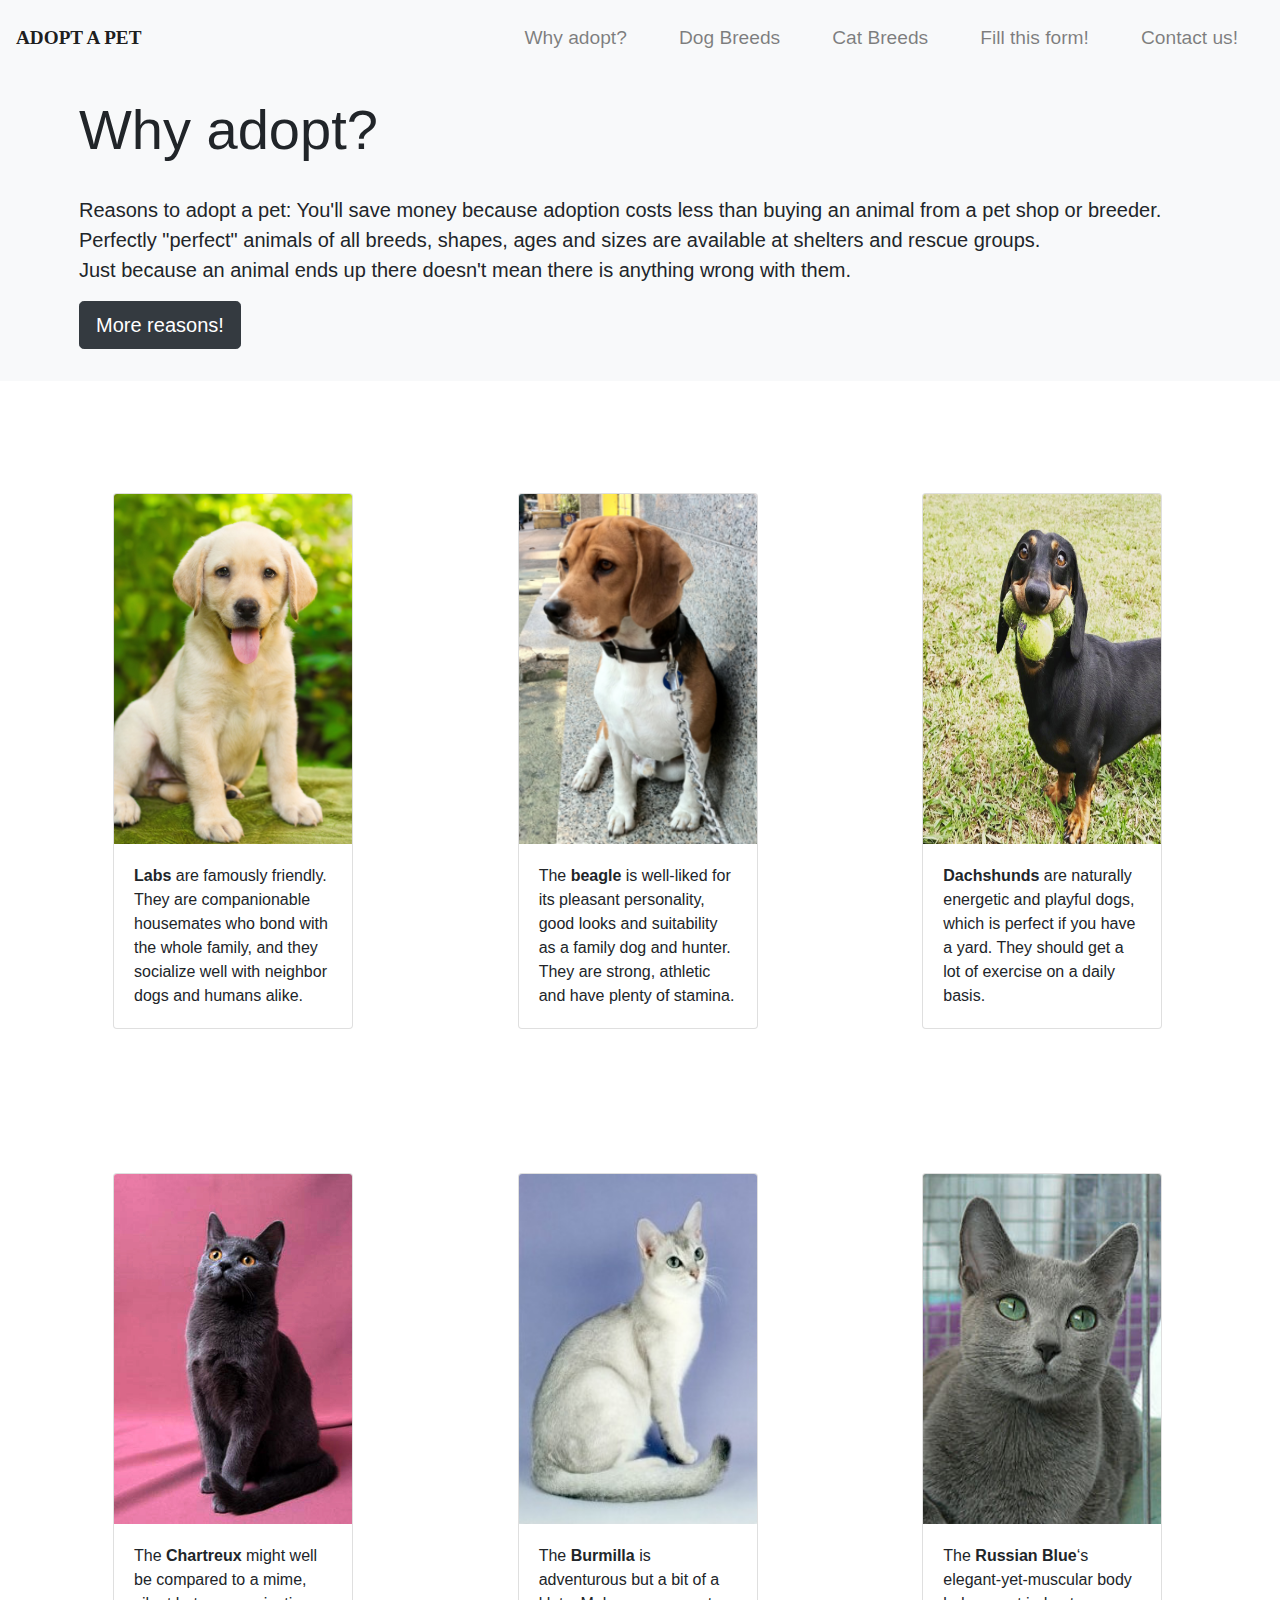
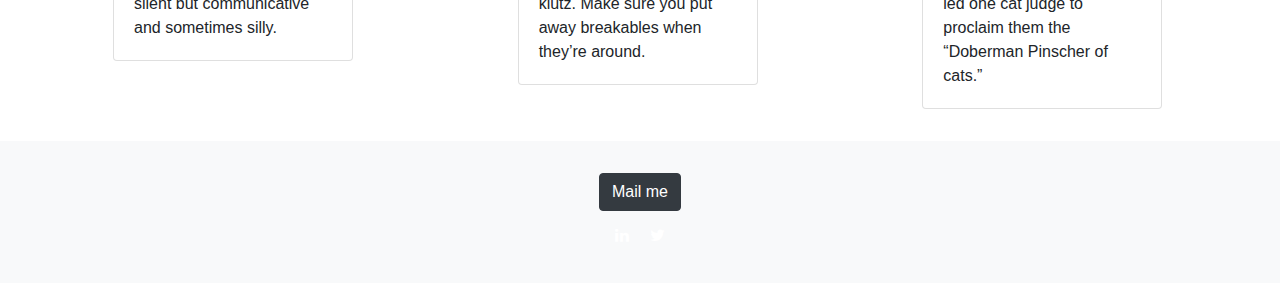
<file: index.html>
<!DOCTYPE html>
<html lang="en" dir="ltr">
  <head>
    <meta charset="utf-8">
      <link rel="stylesheet" href="https://stackpath.bootstrapcdn.com/bootstrap/4.3.1/css/bootstrap.min.css" integrity="sha384-ggOyR0iXCbMQv3Xipma34MD+dH/1fQ784/j6cY/iJTQUOhcWr7x9JvoRxT2MZw1T" crossorigin="anonymous">
<link rel="stylesheet" href="https://cdnjs.cloudflare.com/ajax/libs/font-awesome/4.7.0/css/font-awesome.min.css">
<link rel="shortcut icon" href="paw.png">
  <link rel="stylesheet" href="style.css">
    <title>Adopt a Pet</title>
  </head>
  <body>
    <section id="title">
      <div class="container-fluid">

<nav class="navbar navbar-expand-lg navbar-light bg-light fixed-top">
  <a class="navbar-brand" href="#">ADOPT A PET</a>
      <button class="navbar-toggler" type="button" data-toggle="collapse" data-target="#navbarSupportedContent" aria-controls="navbarSupportedContent" aria-expanded="false" aria-label="Toggle navigation">
    <span class="navbar-toggler-icon"></span>

  </button>
    <div class="collapse navbar-collapse" id="navbarSupportedContent">
        <ul class="navbar-nav ml-auto">
        <li class="nav-item">  <a class="nav-link" href="#whyadopt"> Why adopt? </a> </li>

        <li class="nav-item">  <a class="nav-link" href="#dogs"> Dog Breeds </a>  </li>
      <li class="nav-item">  <a class="nav-link" href="#cats"> Cat Breeds </a>  </li>
      <li class="nav-item">  <a class="nav-link" href="quiz.html"> Fill this form! </a>  </li>
    <li class="nav-item">  <a class="nav-link" href="#contact"> Contact us! </a> </ul>
</div></div>
</section>

<section id="whyadopt">
  <div class="container-fluid">
    <h1 class="display-4"><b>Why adopt?</b></h1><br>
    <p class="lead">Reasons to adopt a pet: You'll save money because adoption costs less than buying an animal from a pet shop or breeder. <br>
      Perfectly "perfect" animals of all breeds, shapes, ages and sizes are available at shelters and rescue groups. <br>
      Just because an animal ends up there doesn't mean there is anything wrong with them.</p>
    <a class="btn btn-dark btn-lg" href="https://resources.bestfriends.org/article/reasons-adopt-pet" role="button">More reasons!</a>
  </div>
</section>

<section id="dogs">
  <div class="row">
        <div class=" breeds col-lg-4">
          <div class="card" style="width: 15rem;">
            <img src="lab.jpg" class="card-img-top" alt="..." width="100rem" height="350rem">
            <div class="card-body">
              <p class="card-text"><b>Labs</b> are famously friendly. They are companionable housemates who bond with the whole family, and they socialize well with neighbor dogs and humans alike. </p>
          </div>
        </div>
        </div>
        <div class="breeds col-lg-4">
          <div class="card" style="width: 15rem;">
            <img src="beagle.png" class="card-img-top" alt="..." width="100rem" height="350rem">
            <div class="card-body">
              <p class="card-text">The <b>beagle</b> is well-liked for its pleasant personality, good looks and suitability as a family dog and hunter.
                They are strong, athletic and have plenty of stamina.</p>
            </div>
          </div>
        </div>
        <div class="breeds col-lg-4">
          <div class="card" style="width: 15rem;">
            <img src="dach.jpg" class="card-img-top" alt="..." width="100rem" height="350rem">
            <div class="card-body">
              <p class="card-text"><b>Dachshunds</b> are naturally energetic and playful dogs, which is perfect if you have a yard.
                They should get a lot of exercise on a daily basis.</p>
            </div>
          </div>
        </div>
</div> </section>


<section id="cats">
    <div class="row">
              <div class=" breeds col-lg-4">
                <div class="card" style="width: 15rem;">
                  <img src="chart.jpg" class="card-img-top" alt="..." width="100rem" height="350rem">
                  <div class="card-body">
                    <p class="card-text">The <b>Chartreux</b> might well be compared to a mime, silent but communicative and sometimes silly.</p>
                  </div>
                </div>
              </div>
              <div class="breeds col-lg-4">
                <div class="card" style="width: 15rem;">
                  <img src="burmilla.jpg" class="card-img-top" alt="..." width="100rem" height="350rem">
                  <div class="card-body">
                    <p class="card-text">The <b>Burmilla</b> is adventurous but a bit of a klutz. Make sure you put away breakables when they’re around.</p>
                  </div>
                </div>
              </div>
              <div class="breeds col-lg-4">
                <div class="card" style="width: 15rem;">
                  <img src="russian.jpg" class="card-img-top" alt="..." width="100rem" height="350rem">
                  <div class="card-body">
                    <p class="card-text">The <b>Russian Blue</b>‘s elegant-yet-muscular body led one cat judge to proclaim them the “Doberman Pinscher of cats.”</p>
                  </div>
                </div>
              </div>
              </div>
            </section>

  <section id="contact">
    <center>
      <button type="button" class="btn btn-dark"><a href="mailto:maithrisethu@gmail.com"> Mail me </a></button> <br>
    <a href="https://www.linkedin.com/in/danush-a-7b8006157/" class="fa fa-linkedin"></a>
    <a href="https://mobile.twitter.com/danush_barath" class="fa fa-twitter"></a>
</section>
<script src="index.js" type="text/javascript"></script>
  <script src="https://code.jquery.com/jquery-3.3.1.slim.min.js" integrity="sha384-q8i/X+965DzO0rT7abK41JStQIAqVgRVzpbzo5smXKp4YfRvH+8abtTE1Pi6jizo" crossorigin="anonymous"></script>
    <script src="https://cdnjs.cloudflare.com/ajax/libs/popper.js/1.14.7/umd/popper.min.js" integrity="sha384-UO2eT0CpHqdSJQ6hJty5KVphtPhzWj9WO1clHTMGa3JDZwrnQq4sF86dIHNDz0W1" crossorigin="anonymous"></script>
    <script src="https://stackpath.bootstrapcdn.com/bootstrap/4.3.1/js/bootstrap.min.js" integrity="sha384-JjSmVgyd0p3pXB1rRibZUAYoIIy6OrQ6VrjIEaFf/nJGzIxFDsf4x0xIM+B07jRM" crossorigin="anonymous"></script>
  </body>
</html>
</file>
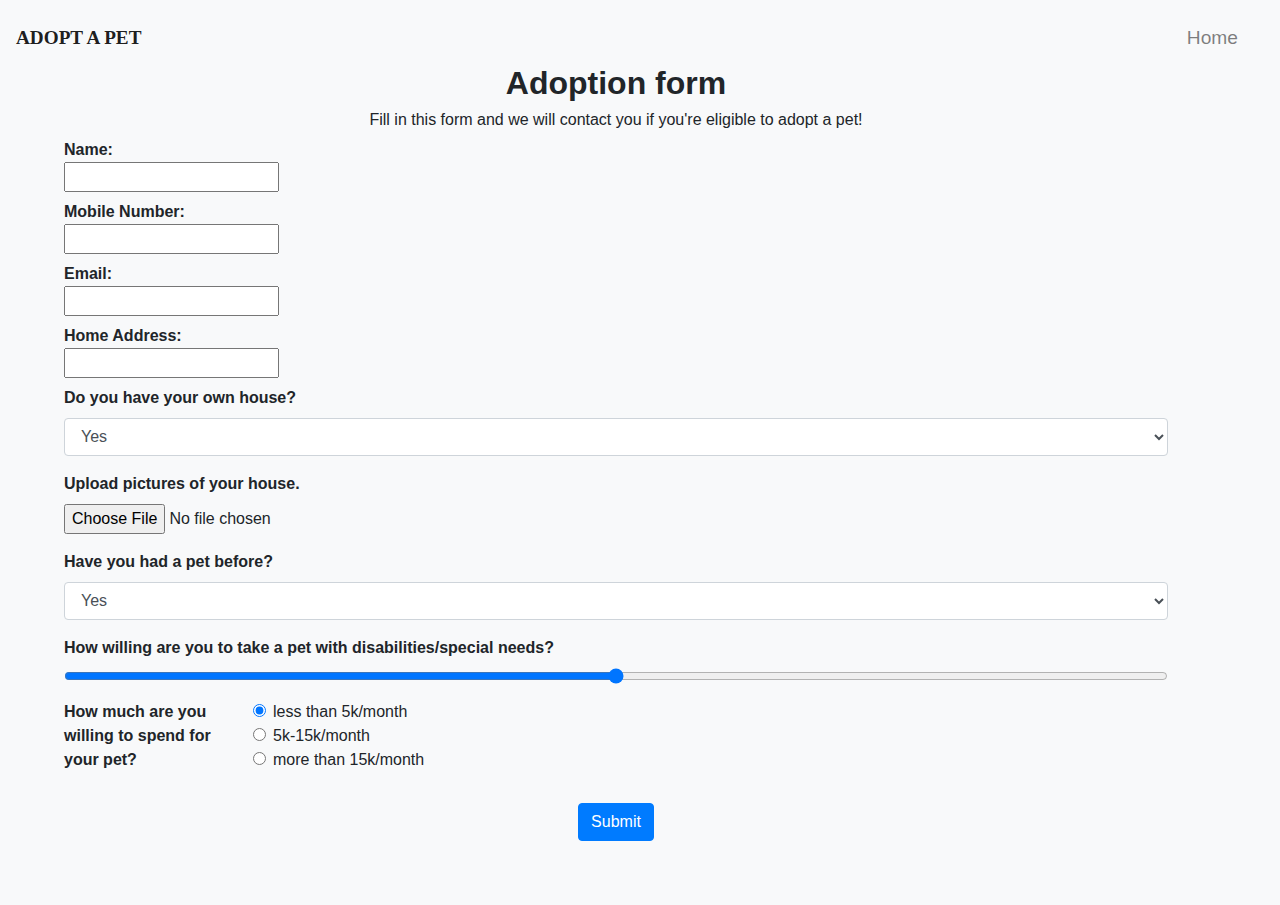
<file: quiz.html>
<!DOCTYPE html>
<html lang="en" dir="ltr">
  <head>
    <meta charset="utf-8">
    <link rel="stylesheet" href="https://stackpath.bootstrapcdn.com/bootstrap/4.4.1/css/bootstrap.min.css" integrity="sha384-Vkoo8x4CGsO3+Hhxv8T/Q5PaXtkKtu6ug5TOeNV6gBiFeWPGFN9MuhOf23Q9Ifjh" crossorigin="anonymous">
    <link rel="shortcut icon" href="quest.png">
    <link rel="stylesheet" href="style.css">
    <title>Form</title>
  </head>
  <body id="quizz">
    <section id="title">
      <div class="container-fluid">

<nav class="navbar navbar-expand-lg navbar-light bg-light fixed-top">
  <a class="navbar-brand" href="#">ADOPT A PET</a>
      <button class="navbar-toggler" type="button" data-toggle="collapse" data-target="#navbarSupportedContent" aria-controls="navbarSupportedContent" aria-expanded="false" aria-label="Toggle navigation">
    <span class="navbar-toggler-icon"></span>

  </button>
    <div class="collapse navbar-collapse" id="navbarSupportedContent">
        <ul class="navbar-nav ml-auto">
        <li class="nav-item">  <a class="nav-link" href="index.html"> Home </a> </li>

     </ul>
</div></div>
</section>
    <section id="form">
      <h2><b><center>Adoption form</center></b></h2>
      <h6><center>Fill in this form and we will contact you if you're eligible to adopt a pet!</center></h6>

    <form action="https://formspree.io/moqjooqz" method="POST">
      <label> <b>Name:</b><br> <input type="text" name="Name"> </label> <br>
      <label><b> Mobile Number:</b><br> <input type="text" name="mobno"> </label> <br>
      <label><b> Email:</b><br> <input type="text" name="email"> </label> <br>
      <label><b> Home Address:</b><br> <input type="text" name="adress"> </label> <br>

<div class="form-group">
    <label for="exampleFormControlSelect1"><b>Do you have your own house?</b></label>
    <select class="form-control" id="exampleFormControlSelect1">
      <option>Yes</option>
      <option>No</option>
    </select>
  </div>


  <div class="form-group">
    <label for="exampleFormControlFile1"><b>Upload pictures of your house.</b></label>
    <input type="file" class="form-control-file" id="exampleFormControlFile1">
  </div>
  <div class="form-group">
    <label for="exampleFormControlSelect1"><b>Have you had a pet before?</b></label>
    <select class="form-control" id="exampleFormControlSelect1">
      <option>Yes</option>
      <option>No</option>
    </select>
  </div>

  <div class="form-group">
    <label for="formControlRange"><b>How willing are you to take a pet with disabilities/special needs?</b></label>
    <input type="range" class="form-control-range" id="formControlRange">
  </div>

  <div class="row">
      <legend class="col-form-label col-sm-2 pt-0"><b>How much are you willing to spend for your pet?</b></legend>
      <div class="col-sm-10">
        <div class="form-check">
          <input class="form-check-input" type="radio" name="Amount to spend" id="gridRadios1" value="less than 5k" checked>
          <label class="form-check-label" for="gridRadios1">
            less than 5k/month
          </label>
        </div>
        <div class="form-check">
          <input class="form-check-input" type="radio" name="Amount to spend" id="gridRadios2" value="5k-15k">
          <label class="form-check-label" for="gridRadios2">
            5k-15k/month
          </label>
        </div>
        <div class="form-check">
          <input class="form-check-input" type="radio" name="Amount to spend" id="gridRadios2" value="more than 15k">
          <label class="form-check-label" for="gridRadios2">
            more than 15k/month
          </label>
        </div>
        </div>
        </div>

<br>

<center><button type="submit" class="btn btn-primary">Submit</button></center>

</form>
</section>

    <script src="https://code.jquery.com/jquery-3.4.1.slim.min.js" integrity="sha384-J6qa4849blE2+poT4WnyKhv5vZF5SrPo0iEjwBvKU7imGFAV0wwj1yYfoRSJoZ+n" crossorigin="anonymous"></script>
    <script src="https://cdn.jsdelivr.net/npm/popper.js@1.16.0/dist/umd/popper.min.js" integrity="sha384-Q6E9RHvbIyZFJoft+2mJbHaEWldlvI9IOYy5n3zV9zzTtmI3UksdQRVvoxMfooAo" crossorigin="anonymous"></script>
    <script src="https://stackpath.bootstrapcdn.com/bootstrap/4.4.1/js/bootstrap.min.js" integrity="sha384-wfSDF2E50Y2D1uUdj0O3uMBJnjuUD4Ih7YwaYd1iqfktj0Uod8GCExl3Og8ifwB6" crossorigin="anonymous"></script>
  </body>
</html>
</file>
<file: style.css>
.navbar-brand{
  font-family:'Ubuntu', serif;
  font-size: 1.2rem;
  font-weight: bold;
}

.navbar{
  padding-top: 1rem;
}

.nav-item{
  padding: 0 18px;
  font-size: 1.2rem;
  }

#whyadopt{
  padding-top: 6rem;
  padding-left: 4rem;
  background-color: #F8F9FA;
  padding-bottom: 2rem;
  }

#dogs,#cats{
  padding-top: 5rem;
  padding-left: 6rem;
}

.breeds{
  padding: 2rem;
}
#contact{
  padding: 2rem;
  background-color: #F8F9FA;
}

.fa{
  padding: 0.5rem;
  padding-top: 1rem;
}

a:link {
color: white;
}

#form{
  padding: 4rem;
  padding-right: 7rem;
}

#quizz{height:100%;
   background-color: #F8F9FA;
}
#whyadopt,#cats,#contact, #dogs {
position: relative;
overflow-x: hidden;
}
</file>
